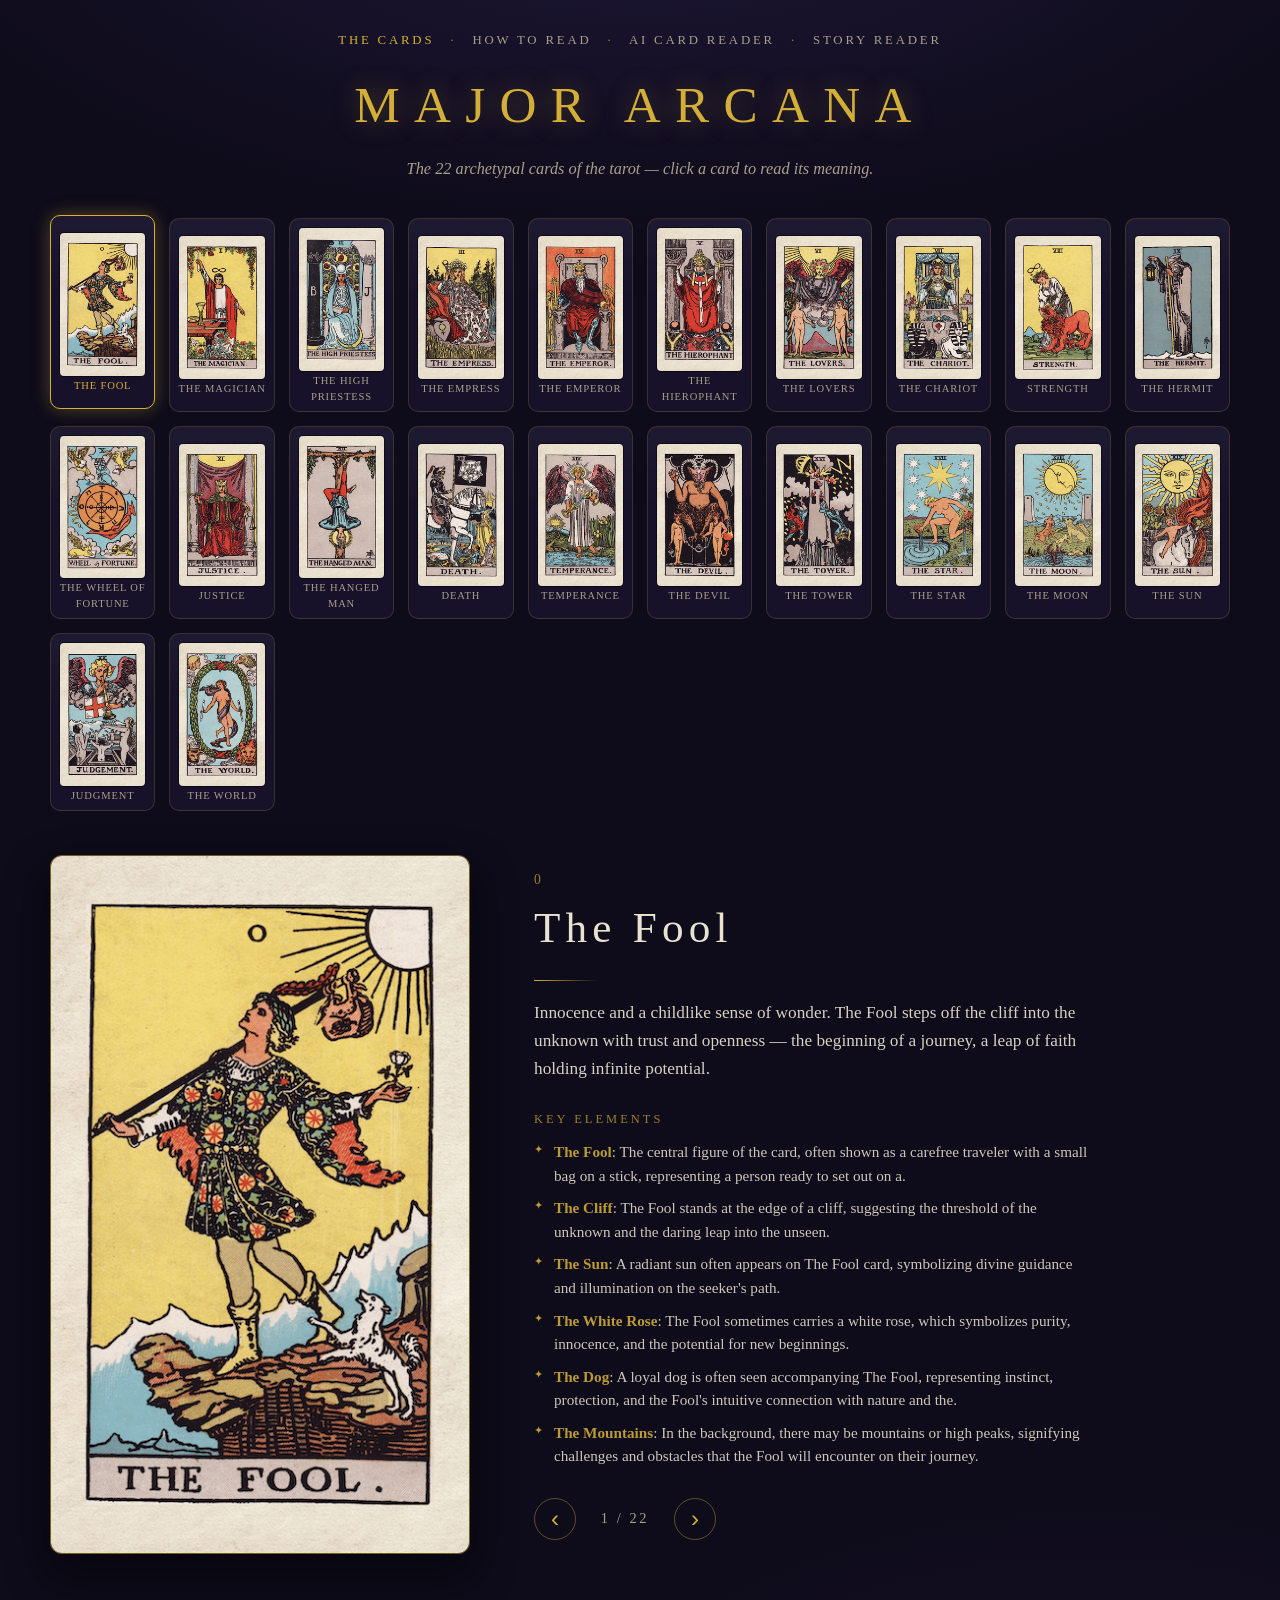
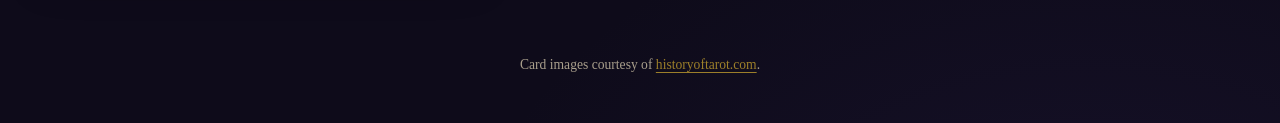
<file: index.html>
<!DOCTYPE html>
<html lang="en">
<head>
  <meta charset="UTF-8">
  <meta name="viewport" content="width=device-width, initial-scale=1.0">
  <title>Major Arcana — The 22 Archetypal Cards</title>
  <meta name="description" content="Browse the 22 Major Arcana tarot cards. Click a card to see its image and a short description of its core meaning.">
  <link rel="icon" href="data:image/svg+xml,%3Csvg xmlns='http://www.w3.org/2000/svg' viewBox='0 0 32 32'%3E%3Crect width='32' height='32' rx='6' fill='%230e0b1a'/%3E%3Cpath d='M16 5l2.2 6.4 6.8.4-5.4 4.2 1.9 6.6-5.5-3.8-5.5 3.8 1.9-6.6-5.4-4.2 6.8-.4z' fill='%23d4af37'/%3E%3C/svg%3E">
  <link rel="stylesheet" href="css/style.css?v=2">
</head>
<body>
  <header class="site-header">
    <nav class="page-nav">
      <a href="index.html" class="here" aria-current="page">The Cards</a>
      <span class="nav-sep" aria-hidden="true">&middot;</span>
      <a href="how-to-read.html">How to Read</a>
      <span class="nav-sep" aria-hidden="true">&middot;</span>
      <a href="ai-reader.html">AI Card Reader</a>
      <span class="nav-sep" aria-hidden="true">&middot;</span>
      <a href="story-reader.html">Story Reader</a>
    </nav>
    <h1>Major Arcana</h1>
    <p class="tagline">The 22 archetypal cards of the tarot &mdash; click a card to read its meaning.</p>
  </header>

  <main>
    <!-- Visual navigator: all 22 cards as small tiles -->
    <nav class="strip" id="strip" aria-label="Major Arcana cards"></nav>

    <!-- Detail view: large image left, meaning right -->
    <section class="detail" id="detail" aria-live="polite">
      <figure class="card-figure">
        <img id="card-img" src="" alt="">
      </figure>
      <article class="card-info">
        <p class="card-number" id="card-number"></p>
        <h2 class="card-name" id="card-name"></h2>
        <div class="rule" aria-hidden="true"></div>
        <p class="card-meaning" id="card-meaning"></p>
        <h3 class="elements-title">Key Elements</h3>
        <ul class="card-elements" id="card-elements"></ul>
        <div class="card-nav">
          <button id="prev-card" type="button" aria-label="Previous card">&#8249;</button>
          <span class="card-index" id="card-index"></span>
          <button id="next-card" type="button" aria-label="Next card">&#8250;</button>
        </div>
      </article>
    </section>
  </main>

  <footer class="site-footer">
    <p>Card images courtesy of <a href="https://www.historyoftarot.com/major-arcana/" target="_blank" rel="noopener">historyoftarot.com</a>.</p>
  </footer>

  <script src="js/cards-data.js"></script>
  <script src="js/app.js"></script>
</body>
</html>
</file>
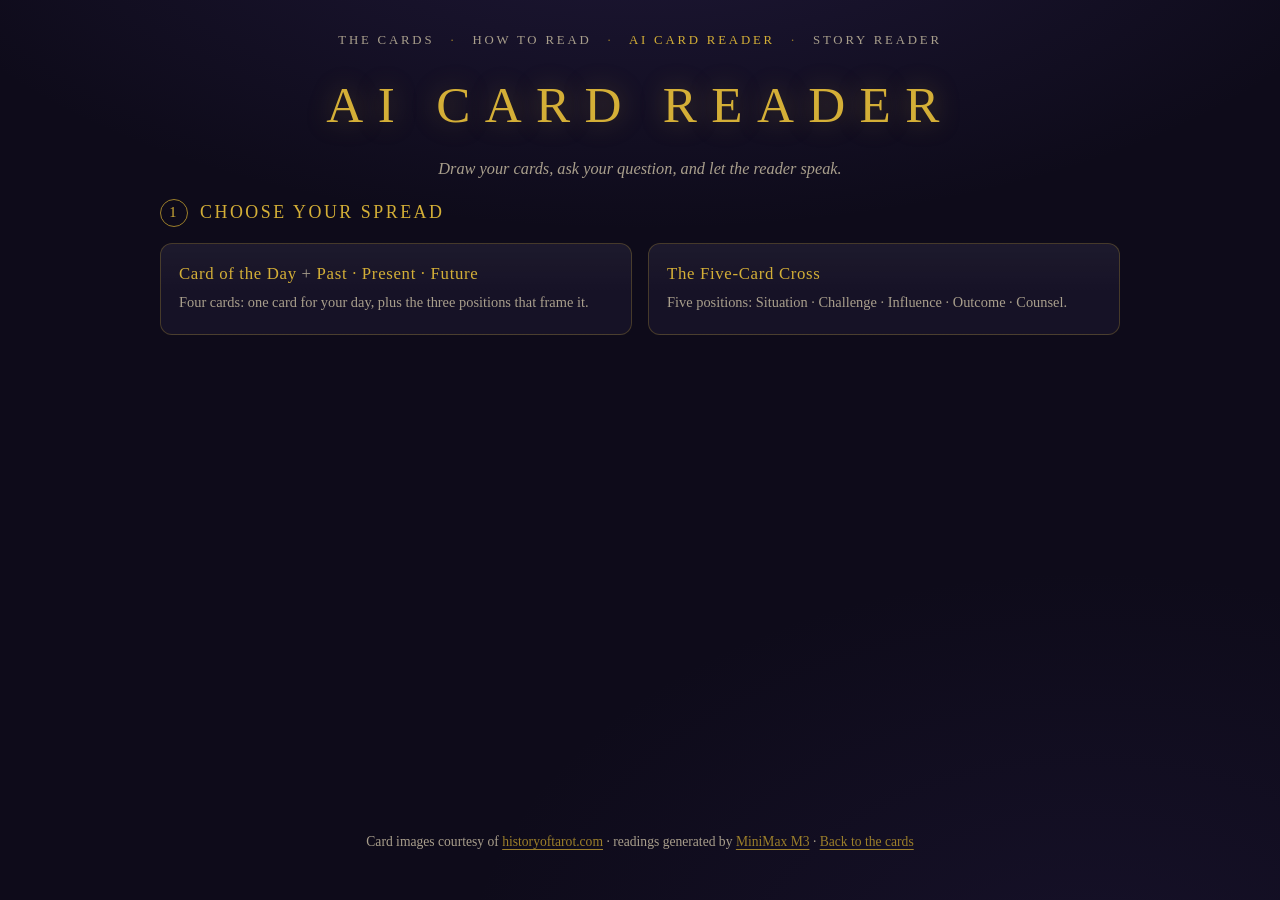
<file: ai-reader.html>
<!DOCTYPE html>
<html lang="en">
<head>
  <meta charset="UTF-8">
  <meta name="viewport" content="width=device-width, initial-scale=1.0">
  <title>AI Card Reader — Major Arcana</title>
  <meta name="description" content="Draw random Major Arcana cards and let an AI tarot reader (MiniMax M3) read them for you: card of the day, past-present-future, or the five-card cross.">
  <link rel="icon" href="data:image/svg+xml,%3Csvg xmlns='http://www.w3.org/2000/svg' viewBox='0 0 32 32'%3E%3Crect width='32' height='32' rx='6' fill='%230e0b1a'/%3E%3Cpath d='M16 5l2.2 6.4 6.8.4-5.4 4.2 1.9 6.6-5.5-3.8-5.5 3.8 1.9-6.6-5.4-4.2 6.8-.4z' fill='%23d4af37'/%3E%3C/svg%3E">
  <link rel="stylesheet" href="css/style.css?v=2">
</head>
<body>
  <header class="site-header">
    <nav class="page-nav">
      <a href="index.html">The Cards</a>
      <span class="nav-sep" aria-hidden="true">&middot;</span>
      <a href="how-to-read.html">How to Read</a>
      <span class="nav-sep" aria-hidden="true">&middot;</span>
      <a href="ai-reader.html" class="here" aria-current="page">AI Card Reader</a>
      <span class="nav-sep" aria-hidden="true">&middot;</span>
      <a href="story-reader.html">Story Reader</a>
    </nav>
    <h1>AI Card Reader</h1>
    <p class="tagline">Draw your cards, ask your question, and let the reader speak.</p>
  </header>

  <main class="reader">

    <!-- STEP 1 — choose a spread -->
    <section id="step-choose" class="reader-section">
      <h2 class="step-title"><span class="step-num">1</span> Choose your spread</h2>
      <div class="spread-options">
        <button type="button" class="spread-option" id="opt-13" data-spread="13">
          <span class="spread-name">Card of the Day <em>+</em> Past &middot; Present &middot; Future</span>
          <span class="spread-desc">Four cards: one card for your day, plus the three positions that frame it.</span>
        </button>
        <button type="button" class="spread-option" id="opt-5" data-spread="cross5">
          <span class="spread-name">The Five-Card Cross</span>
          <span class="spread-desc">Five positions: Situation &middot; Challenge &middot; Influence &middot; Outcome &middot; Counsel.</span>
        </button>
      </div>
    </section>

    <!-- STEP 2 — question + draw -->
    <section id="step-draw" class="reader-section" hidden>
      <h2 class="step-title"><span class="step-num">2</span> Set your intention</h2>
      <p class="reader-hint">Ask one question &mdash; or leave it empty for a general reading.</p>
      <div class="question-row">
        <input type="text" id="question" maxlength="300"
               placeholder="What do you want to understand? (optional)">
        <button type="button" id="btn-draw" class="btn-primary">&#10227; Shuffle &amp; Draw</button>
      </div>
      <p class="reader-hint small" id="draw-hint"></p>
    </section>

    <!-- The spread -->
    <section id="spread" class="reader-section" hidden>
      <div id="slots" class="slots"></div>
    </section>

    <!-- STEP 3 — read -->
    <section id="step-read" class="reader-section" hidden>
      <div class="read-row">
        <button type="button" id="btn-read" class="btn-primary">&#10024; Read my cards</button>
        <button type="button" id="btn-draw-again" class="btn-ghost">&#8635; Draw again</button>
      </div>
      <p class="reader-status" id="reader-status" role="status"></p>
    </section>

    <!-- The reading -->
    <section id="reading" class="reader-section" hidden>
      <h2 class="step-title plain">The Reading</h2>
      <p class="interp-status" id="interp-status" role="status" hidden></p>
      <div id="reading-body" class="reading-body" aria-live="polite"></div>
      <div class="followup-row">
        <input type="text" id="followup" maxlength="300" placeholder="Ask a follow-up question&hellip;">
        <button type="button" id="btn-followup" class="btn-ghost">Ask</button>
      </div>
    </section>

  </main>

  <footer class="site-footer">
    <p>Card images courtesy of <a href="https://www.historyoftarot.com/major-arcana/" target="_blank" rel="noopener">historyoftarot.com</a> &middot; readings generated by <a href="https://platform.minimax.io" target="_blank" rel="noopener">MiniMax M3</a> &middot; <a href="index.html">Back to the cards</a></p>
  </footer>

  <script src="js/cards-data.js"></script>
  <script src="js/reader.js"></script>
</body>
</html>
</file>
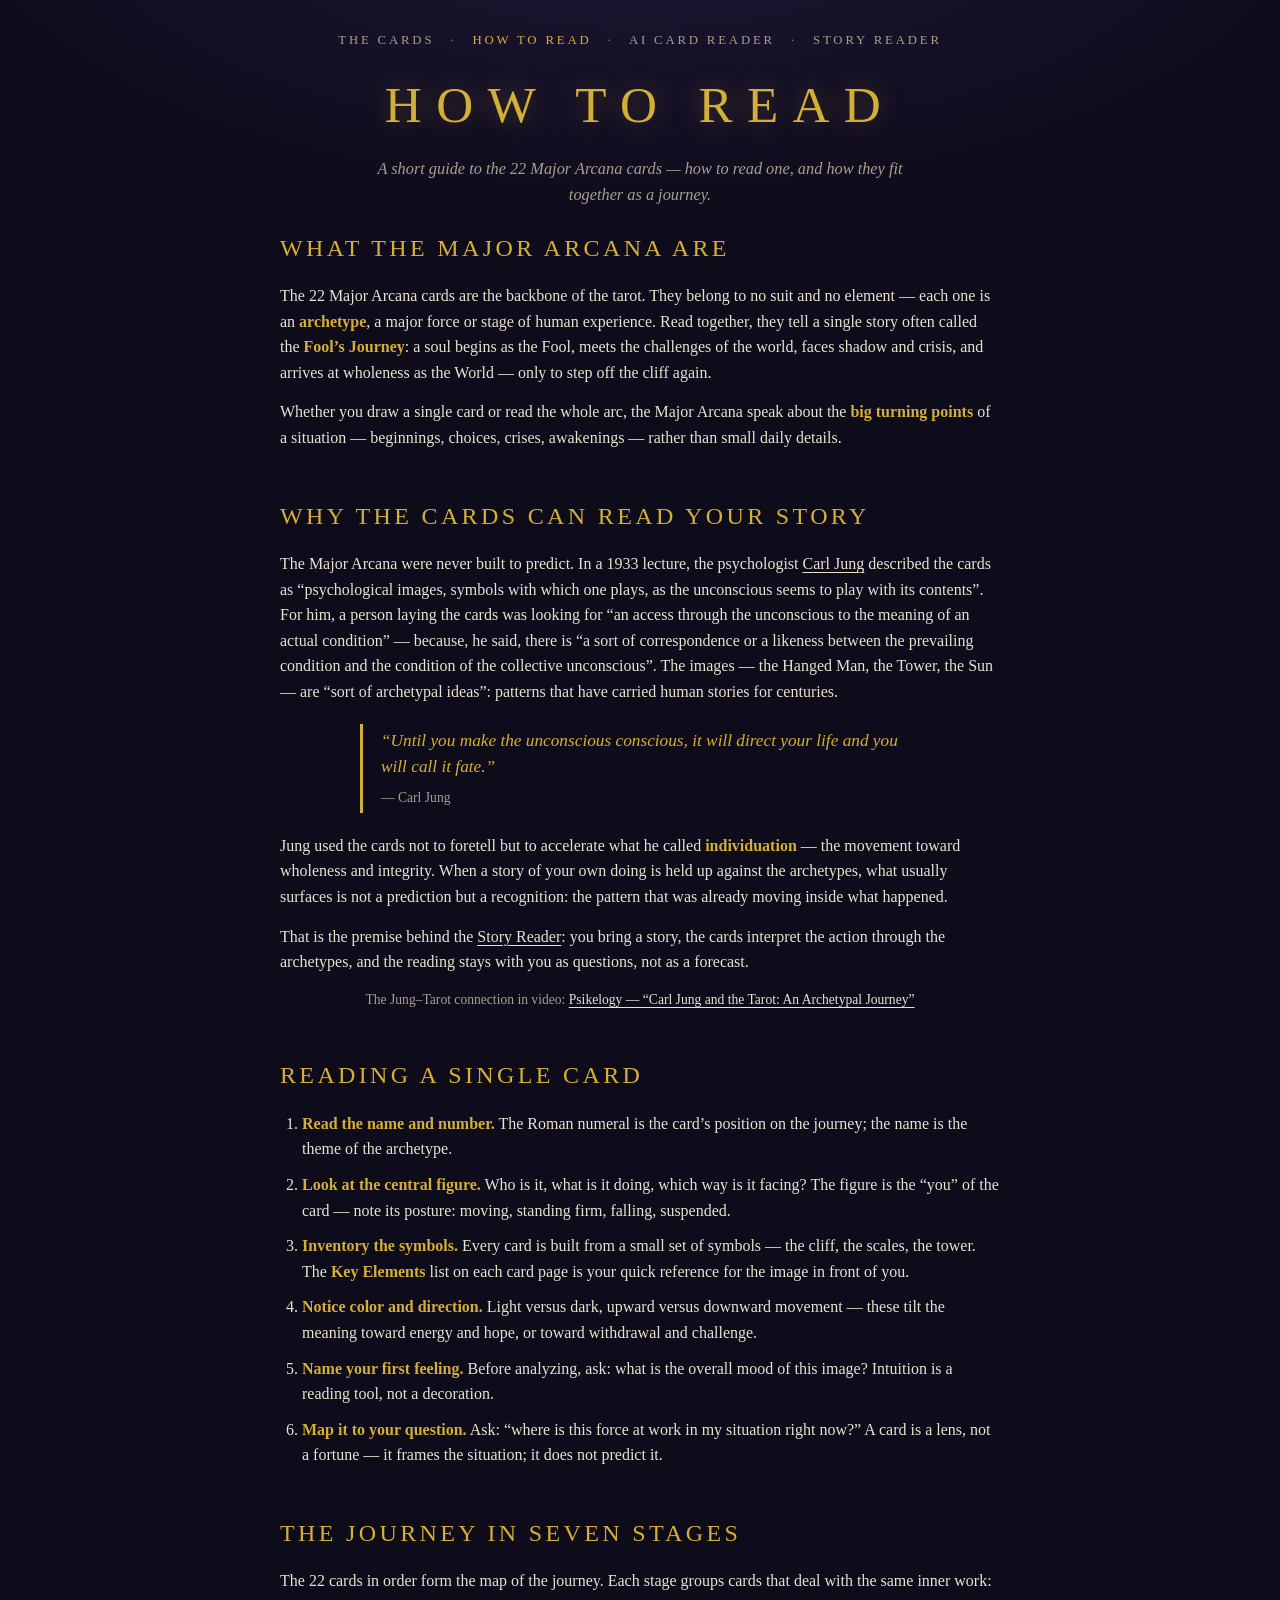
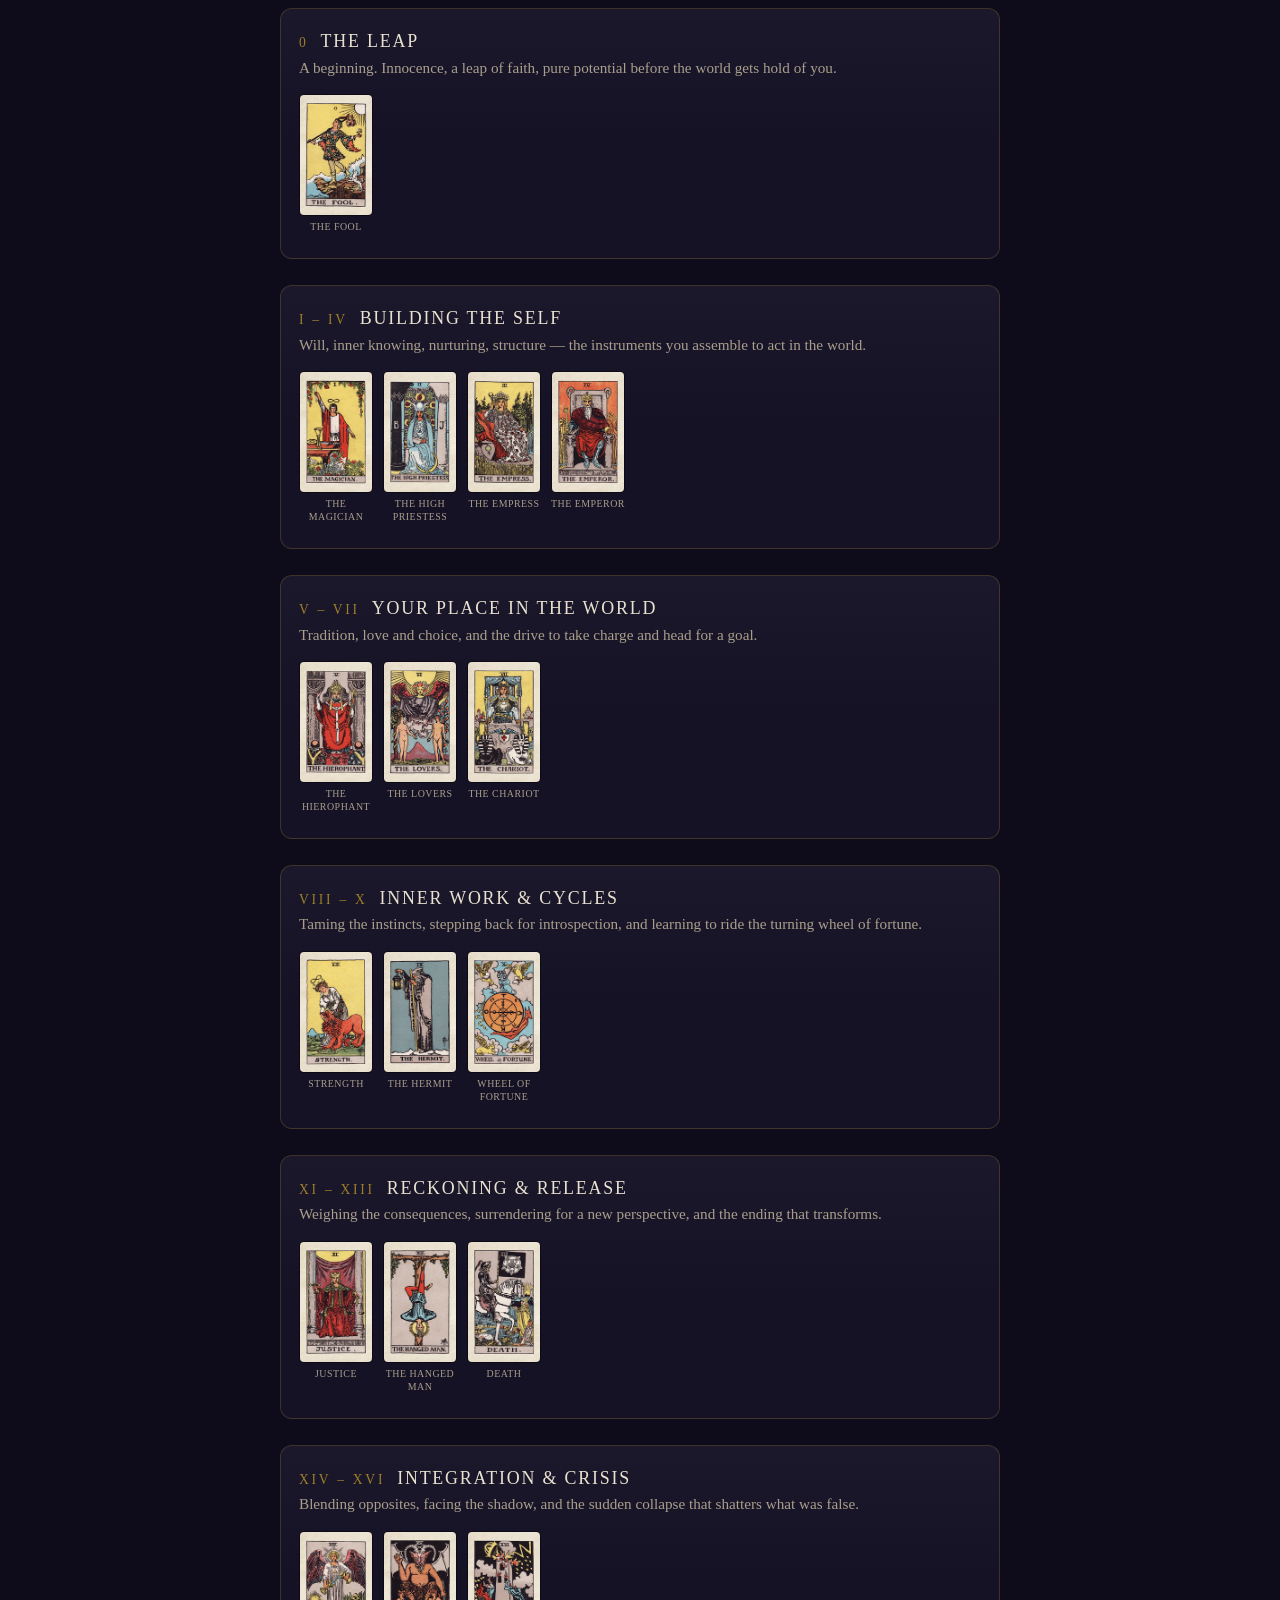
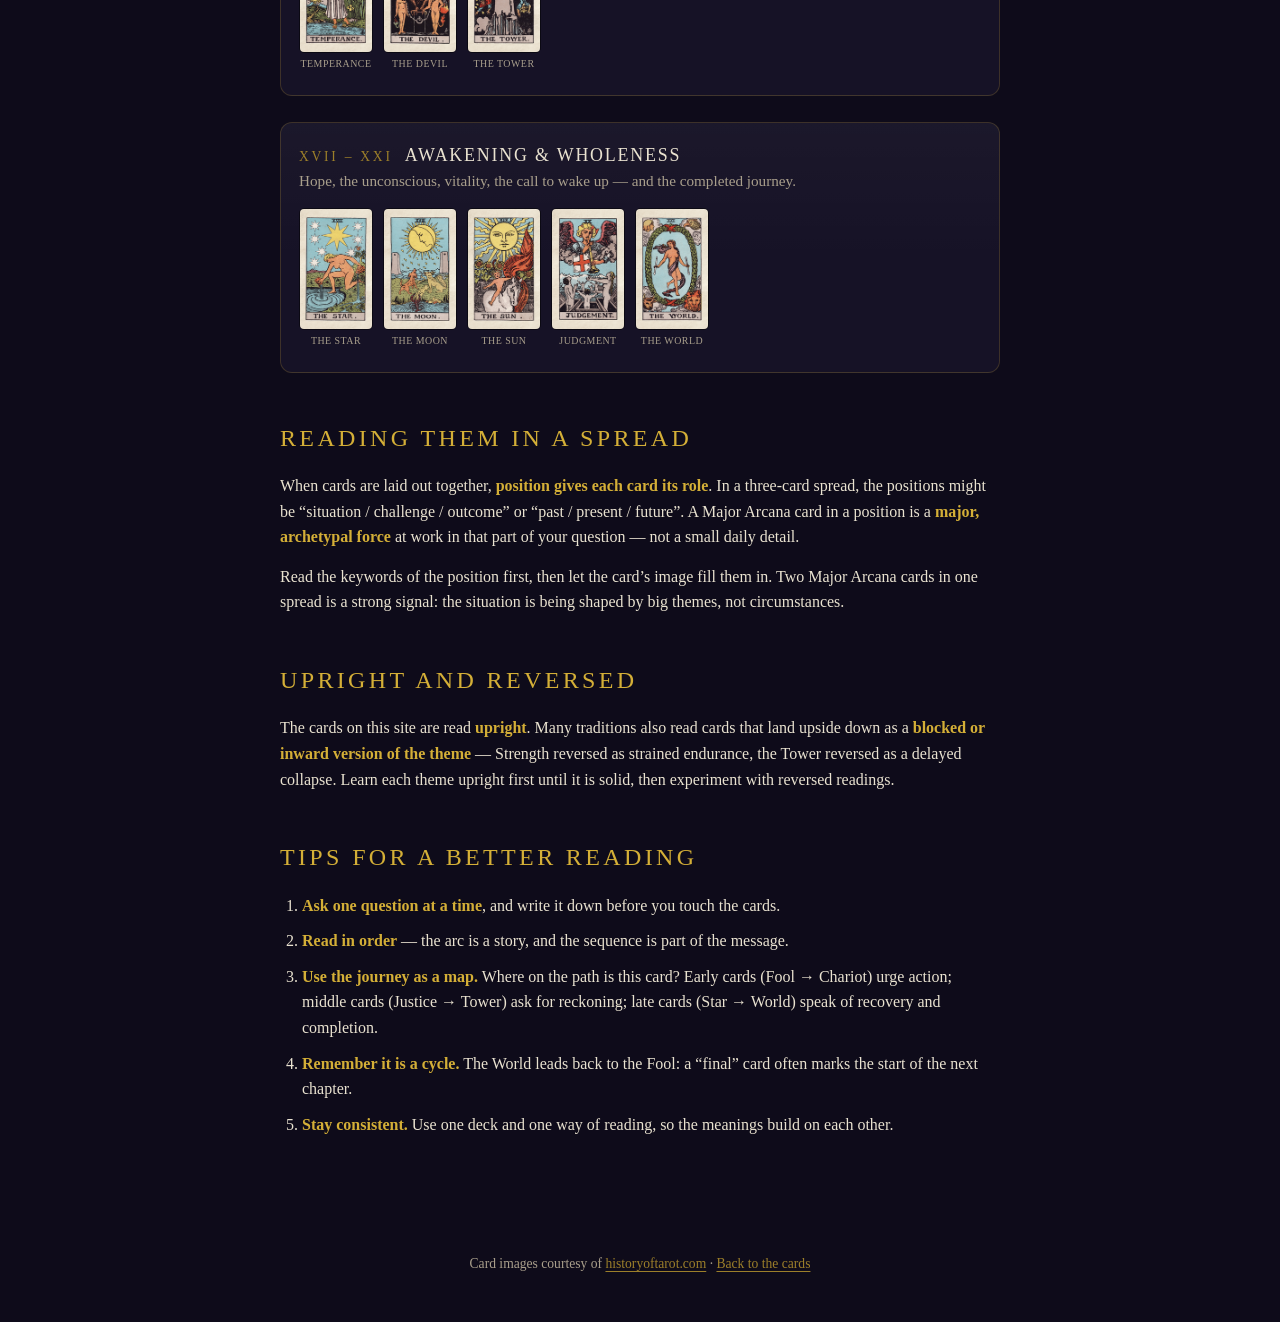
<file: how-to-read.html>
<!DOCTYPE html>
<html lang="en">
<head>
  <meta charset="UTF-8">
  <meta name="viewport" content="width=device-width, initial-scale=1.0">
  <title>How to Read — Major Arcana</title>
  <meta name="description" content="A short guide to reading the 22 Major Arcana cards: how to read a single card, the stages of the Fool's Journey, spreads, and tips.">
  <link rel="icon" href="data:image/svg+xml,%3Csvg xmlns='http://www.w3.org/2000/svg' viewBox='0 0 32 32'%3E%3Crect width='32' height='32' rx='6' fill='%230e0b1a'/%3E%3Cpath d='M16 5l2.2 6.4 6.8.4-5.4 4.2 1.9 6.6-5.5-3.8-5.5 3.8 1.9-6.6-5.4-4.2 6.8-.4z' fill='%23d4af37'/%3E%3C/svg%3E">
  <link rel="stylesheet" href="css/style.css?v=2">
</head>
<body>
  <header class="site-header">
    <nav class="page-nav">
      <a href="index.html">The Cards</a>
      <span class="nav-sep" aria-hidden="true">&middot;</span>
      <a href="how-to-read.html" class="here" aria-current="page">How to Read</a>
      <span class="nav-sep" aria-hidden="true">&middot;</span>
      <a href="ai-reader.html">AI Card Reader</a>
      <span class="nav-sep" aria-hidden="true">&middot;</span>
      <a href="story-reader.html">Story Reader</a>
    </nav>
    <h1>How to Read</h1>
    <p class="tagline">A short guide to the 22 Major Arcana cards &mdash; how to read one, and how they fit together as a journey.</p>
  </header>

  <main class="guide">

    <section>
      <h2>What the Major Arcana are</h2>
      <p>The 22 Major Arcana cards are the backbone of the tarot. They belong to no suit and no element &mdash; each one is an <b>archetype</b>, a major force or stage of human experience. Read together, they tell a single story often called the <b>Fool&rsquo;s Journey</b>: a soul begins as the Fool, meets the challenges of the world, faces shadow and crisis, and arrives at wholeness as the World &mdash; only to step off the cliff again.</p>
      <p>Whether you draw a single card or read the whole arc, the Major Arcana speak about the <b>big turning points</b> of a situation &mdash; beginnings, choices, crises, awakenings &mdash; rather than small daily details.</p>
    </section>

    <section id="why">
      <h2>Why the cards can read your story</h2>
      <p>The Major Arcana were never built to predict. In a 1933 lecture, the psychologist <a href="https://en.wikipedia.org/wiki/Carl_Jung" target="_blank" rel="noopener">Carl Jung</a> described the cards as &ldquo;psychological images, symbols with which one plays, as the unconscious seems to play with its contents&rdquo;. For him, a person laying the cards was looking for &ldquo;an access through the unconscious to the meaning of an actual condition&rdquo; &mdash; because, he said, there is &ldquo;a sort of correspondence or a likeness between the prevailing condition and the condition of the collective unconscious&rdquo;. The images &mdash; the Hanged Man, the Tower, the Sun &mdash; are &ldquo;sort of archetypal ideas&rdquo;: patterns that have carried human stories for centuries.</p>
      <blockquote class="quote">&ldquo;Until you make the unconscious conscious, it will direct your life and you will call it fate.&rdquo;<span class="cite">&mdash; Carl Jung</span></blockquote>
      <p>Jung used the cards not to foretell but to accelerate what he called <b>individuation</b> &mdash; the movement toward wholeness and integrity. When a story of your own doing is held up against the archetypes, what usually surfaces is not a prediction but a recognition: the pattern that was already moving inside what happened.</p>
      <p>That is the premise behind the <a href="story-reader.html">Story Reader</a>: you bring a story, the cards interpret the action through the archetypes, and the reading stays with you as questions, not as a forecast.</p>
      <p class="source-link">The Jung&ndash;Tarot connection in video: <a href="https://www.youtube.com/watch?v=hgkvaGFg46o" target="_blank" rel="noopener">Psikelogy &mdash; &ldquo;Carl Jung and the Tarot: An Archetypal Journey&rdquo;</a></p>
    </section>

    <section>
      <h2>Reading a single card</h2>
      <ol>
        <li><b>Read the name and number.</b> The Roman numeral is the card&rsquo;s position on the journey; the name is the theme of the archetype.</li>
        <li><b>Look at the central figure.</b> Who is it, what is it doing, which way is it facing? The figure is the &ldquo;you&rdquo; of the card &mdash; note its posture: moving, standing firm, falling, suspended.</li>
        <li><b>Inventory the symbols.</b> Every card is built from a small set of symbols &mdash; the cliff, the scales, the tower. The <b>Key Elements</b> list on each card page is your quick reference for the image in front of you.</li>
        <li><b>Notice color and direction.</b> Light versus dark, upward versus downward movement &mdash; these tilt the meaning toward energy and hope, or toward withdrawal and challenge.</li>
        <li><b>Name your first feeling.</b> Before analyzing, ask: what is the overall mood of this image? Intuition is a reading tool, not a decoration.</li>
        <li><b>Map it to your question.</b> Ask: &ldquo;where is this force at work in my situation right now?&rdquo; A card is a lens, not a fortune &mdash; it frames the situation; it does not predict it.</li>
      </ol>
    </section>

    <section>
      <h2>The journey in seven stages</h2>
      <p>The 22 cards in order form the map of the journey. Each stage groups cards that deal with the same inner work:</p>

      <div class="stage">
        <div class="stage-head"><span class="stage-num">0</span><h3>The Leap</h3></div>
        <p class="stage-desc">A beginning. Innocence, a leap of faith, pure potential before the world gets hold of you.</p>
        <div class="stage-cards">
          <div class="stage-card"><img src="images/thumb/00-the-fool.png" alt="The Fool"><span>The Fool</span></div>
        </div>
      </div>

      <div class="stage">
        <div class="stage-head"><span class="stage-num">I &ndash; IV</span><h3>Building the Self</h3></div>
        <p class="stage-desc">Will, inner knowing, nurturing, structure &mdash; the instruments you assemble to act in the world.</p>
        <div class="stage-cards">
          <div class="stage-card"><img src="images/thumb/01-the-magician.png" alt="The Magician"><span>The Magician</span></div>
          <div class="stage-card"><img src="images/thumb/02-the-high-priestess.png" alt="The High Priestess"><span>The High Priestess</span></div>
          <div class="stage-card"><img src="images/thumb/03-the-empress.png" alt="The Empress"><span>The Empress</span></div>
          <div class="stage-card"><img src="images/thumb/04-the-emperor.png" alt="The Emperor"><span>The Emperor</span></div>
        </div>
      </div>

      <div class="stage">
        <div class="stage-head"><span class="stage-num">V &ndash; VII</span><h3>Your Place in the World</h3></div>
        <p class="stage-desc">Tradition, love and choice, and the drive to take charge and head for a goal.</p>
        <div class="stage-cards">
          <div class="stage-card"><img src="images/thumb/05-the-hierophant.png" alt="The Hierophant"><span>The Hierophant</span></div>
          <div class="stage-card"><img src="images/thumb/06-the-lovers.png" alt="The Lovers"><span>The Lovers</span></div>
          <div class="stage-card"><img src="images/thumb/07-the-chariot.png" alt="The Chariot"><span>The Chariot</span></div>
        </div>
      </div>

      <div class="stage">
        <div class="stage-head"><span class="stage-num">VIII &ndash; X</span><h3>Inner Work &amp; Cycles</h3></div>
        <p class="stage-desc">Taming the instincts, stepping back for introspection, and learning to ride the turning wheel of fortune.</p>
        <div class="stage-cards">
          <div class="stage-card"><img src="images/thumb/08-strength.png" alt="Strength"><span>Strength</span></div>
          <div class="stage-card"><img src="images/thumb/09-the-hermit.png" alt="The Hermit"><span>The Hermit</span></div>
          <div class="stage-card"><img src="images/thumb/10-the-wheel-of-fortune.png" alt="The Wheel of Fortune"><span>Wheel of Fortune</span></div>
        </div>
      </div>

      <div class="stage">
        <div class="stage-head"><span class="stage-num">XI &ndash; XIII</span><h3>Reckoning &amp; Release</h3></div>
        <p class="stage-desc">Weighing the consequences, surrendering for a new perspective, and the ending that transforms.</p>
        <div class="stage-cards">
          <div class="stage-card"><img src="images/thumb/11-justice.png" alt="Justice"><span>Justice</span></div>
          <div class="stage-card"><img src="images/thumb/12-the-hanged-man.png" alt="The Hanged Man"><span>The Hanged Man</span></div>
          <div class="stage-card"><img src="images/thumb/13-death.png" alt="Death"><span>Death</span></div>
        </div>
      </div>

      <div class="stage">
        <div class="stage-head"><span class="stage-num">XIV &ndash; XVI</span><h3>Integration &amp; Crisis</h3></div>
        <p class="stage-desc">Blending opposites, facing the shadow, and the sudden collapse that shatters what was false.</p>
        <div class="stage-cards">
          <div class="stage-card"><img src="images/thumb/14-temperance.png" alt="Temperance"><span>Temperance</span></div>
          <div class="stage-card"><img src="images/thumb/15-the-devil.png" alt="The Devil"><span>The Devil</span></div>
          <div class="stage-card"><img src="images/thumb/16-the-tower.png" alt="The Tower"><span>The Tower</span></div>
        </div>
      </div>

      <div class="stage">
        <div class="stage-head"><span class="stage-num">XVII &ndash; XXI</span><h3>Awakening &amp; Wholeness</h3></div>
        <p class="stage-desc">Hope, the unconscious, vitality, the call to wake up &mdash; and the completed journey.</p>
        <div class="stage-cards">
          <div class="stage-card"><img src="images/thumb/17-the-star.png" alt="The Star"><span>The Star</span></div>
          <div class="stage-card"><img src="images/thumb/18-the-moon.png" alt="The Moon"><span>The Moon</span></div>
          <div class="stage-card"><img src="images/thumb/19-the-sun.png" alt="The Sun"><span>The Sun</span></div>
          <div class="stage-card"><img src="images/thumb/20-judgment.png" alt="Judgment"><span>Judgment</span></div>
          <div class="stage-card"><img src="images/thumb/21-the-world.png" alt="The World"><span>The World</span></div>
        </div>
      </div>
    </section>

    <section>
      <h2>Reading them in a spread</h2>
      <p>When cards are laid out together, <b>position gives each card its role</b>. In a three-card spread, the positions might be &ldquo;situation / challenge / outcome&rdquo; or &ldquo;past / present / future&rdquo;. A Major Arcana card in a position is a <b>major, archetypal force</b> at work in that part of your question &mdash; not a small daily detail.</p>
      <p>Read the keywords of the position first, then let the card&rsquo;s image fill them in. Two Major Arcana cards in one spread is a strong signal: the situation is being shaped by big themes, not circumstances.</p>
    </section>

    <section>
      <h2>Upright and reversed</h2>
      <p>The cards on this site are read <b>upright</b>. Many traditions also read cards that land upside down as a <b>blocked or inward version of the theme</b> &mdash; Strength reversed as strained endurance, the Tower reversed as a delayed collapse. Learn each theme upright first until it is solid, then experiment with reversed readings.</p>
    </section>

    <section>
      <h2>Tips for a better reading</h2>
      <ol>
        <li><b>Ask one question at a time</b>, and write it down before you touch the cards.</li>
        <li><b>Read in order</b> &mdash; the arc is a story, and the sequence is part of the message.</li>
        <li><b>Use the journey as a map.</b> Where on the path is this card? Early cards (Fool &rarr; Chariot) urge action; middle cards (Justice &rarr; Tower) ask for reckoning; late cards (Star &rarr; World) speak of recovery and completion.</li>
        <li><b>Remember it is a cycle.</b> The World leads back to the Fool: a &ldquo;final&rdquo; card often marks the start of the next chapter.</li>
        <li><b>Stay consistent.</b> Use one deck and one way of reading, so the meanings build on each other.</li>
      </ol>
    </section>

  </main>

  <footer class="site-footer">
    <p>Card images courtesy of <a href="https://www.historyoftarot.com/major-arcana/" target="_blank" rel="noopener">historyoftarot.com</a> &middot; <a href="index.html">Back to the cards</a></p>
  </footer>

</body>
</html>
</file>
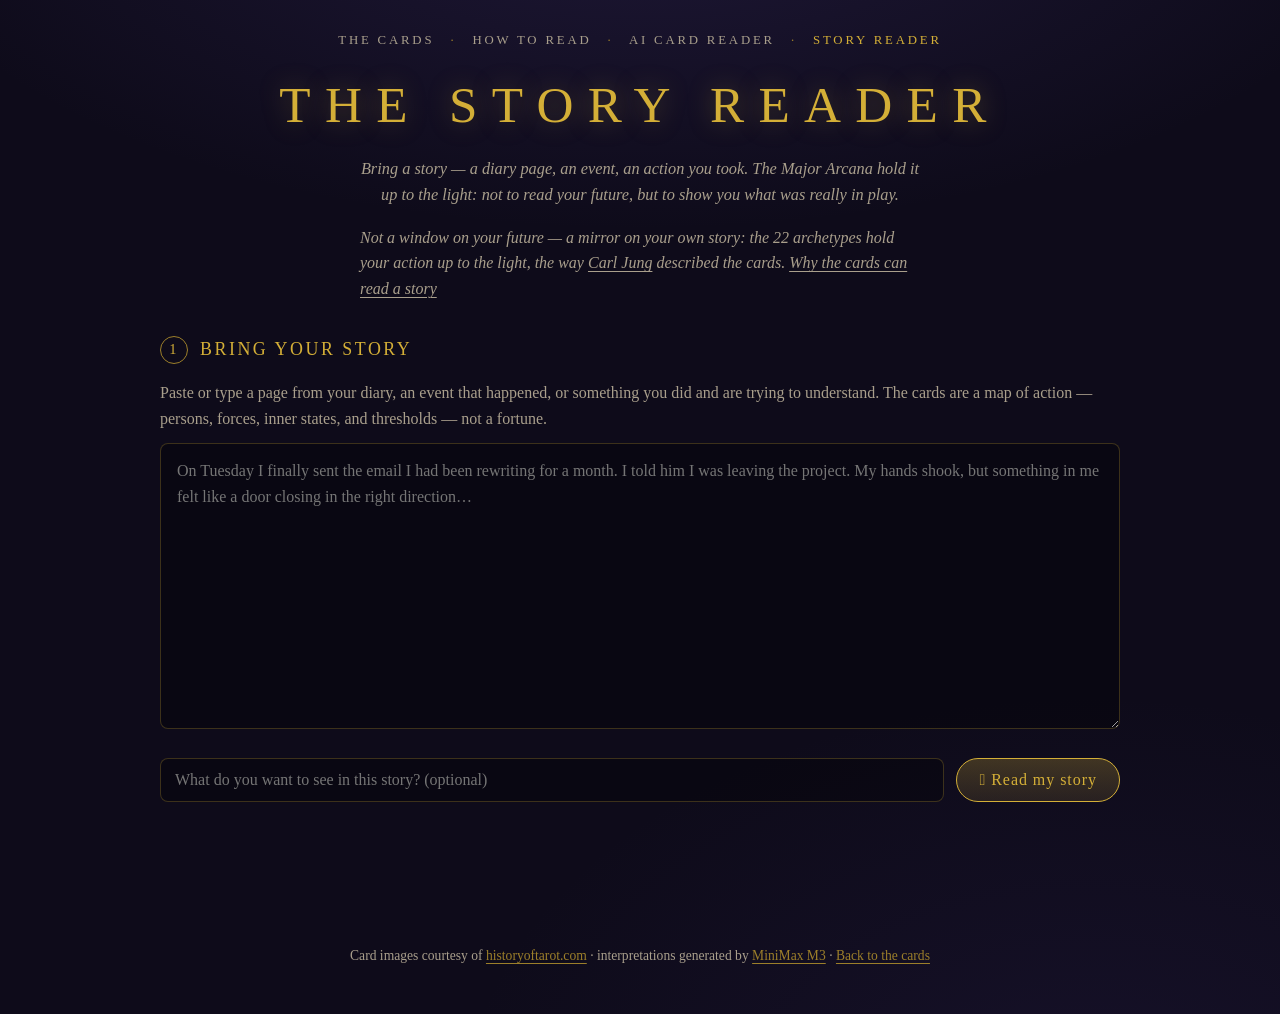
<file: story-reader.html>
<!DOCTYPE html>
<html lang="en">
<head>
  <meta charset="UTF-8">
  <meta name="viewport" content="width=device-width, initial-scale=1.0">
  <title>Story Reader — Major Arcana</title>
  <meta name="description" content="Bring a story — a diary page, an event, an action you took — and let the 22 Major Arcana interpret it. The cards as a map of your action, not a reading of your future.">
  <link rel="icon" href="data:image/svg+xml,%3Csvg xmlns='http://www.w3.org/2000/svg' viewBox='0 0 32 32'%3E%3Crect width='32' height='32' rx='6' fill='%230e0b1a'/%3E%3Cpath d='M16 5l2.2 6.4 6.8.4-5.4 4.2 1.9 6.6-5.5-3.8-5.5 3.8 1.9-6.6-5.4-4.2 6.8-.4z' fill='%23d4af37'/%3E%3C/svg%3E">
  <link rel="stylesheet" href="css/style.css?v=2">
</head>
<body>
  <header class="site-header">
    <nav class="page-nav">
      <a href="index.html">The Cards</a>
      <span class="nav-sep" aria-hidden="true">&middot;</span>
      <a href="how-to-read.html">How to Read</a>
      <span class="nav-sep" aria-hidden="true">&middot;</span>
      <a href="ai-reader.html">AI Card Reader</a>
      <span class="nav-sep" aria-hidden="true">&middot;</span>
      <a href="story-reader.html" class="here" aria-current="page">Story Reader</a>
    </nav>
    <h1>The Story Reader</h1>
    <p class="tagline">Bring a story &mdash; a diary page, an event, an action you took. The Major Arcana hold it up to the light: not to read your future, but to show you what was really in play.</p>
  </header>

  <main class="reader">

    <!-- One-line frame; the full Jung context lives in How to Read -->
    <section class="reader-section opener">
      <p>Not a window on your future &mdash; a mirror on your own story: the 22 archetypes hold your action up to the light, the way <a href="https://en.wikipedia.org/wiki/Carl_Jung" target="_blank" rel="noopener">Carl Jung</a> described the cards. <a href="how-to-read.html#why">Why the cards can read a story</a></p>
    </section>

    <!-- STEP 1 — bring your story -->
    <section id="step-write" class="reader-section">
      <h2 class="step-title"><span class="step-num">1</span> Bring your story</h2>
      <p class="reader-hint">Paste or type a page from your diary, an event that happened, or something you did and are trying to understand. The cards are a map of action &mdash; persons, forces, inner states, and thresholds &mdash; not a fortune.</p>
      <textarea id="story" rows="10" maxlength="5000"
        placeholder="On Tuesday I finally sent the email I had been rewriting for a month. I told him I was leaving the project. My hands shook, but something in me felt like a door closing in the right direction…"></textarea>
      <p class="reader-hint small char-count" id="story-count"></p>
      <div class="question-row">
        <input type="text" id="focus" maxlength="300"
               placeholder="What do you want to see in this story? (optional)">
        <button type="button" id="btn-read-story" class="btn-primary">&#130313; Read my story</button>
      </div>
      <p class="reader-status" id="reader-status" role="status"></p>
    </section>

    <!-- The archetypes that lit up -->
    <section id="cards" class="reader-section" hidden>
      <h2 class="step-title plain">What lit up in your story</h2>
      <div id="slots" class="slots"></div>
    </section>

    <!-- The interpretation -->
    <section id="reading" class="reader-section" hidden>
      <h2 class="step-title plain">The Interpretation</h2>
      <p class="interp-status" id="interp-status" role="status" hidden></p>
      <div id="reading-body" class="reading-body" aria-live="polite"></div>
      <div class="followup-row">
        <input type="text" id="followup" maxlength="300" placeholder="Ask for a closer look at one card or one moment…">
        <button type="button" id="btn-followup" class="btn-ghost">Ask</button>
      </div>
      <p class="reader-hint small mirror-note">A mirror, not a fortune. This is a space for reflection, not therapy &mdash; if the story carries heavy ground, talk with someone you trust.</p>
    </section>

  </main>

  <footer class="site-footer">
    <p>Card images courtesy of <a href="https://www.historyoftarot.com/major-arcana/" target="_blank" rel="noopener">historyoftarot.com</a> &middot; interpretations generated by <a href="https://platform.minimax.io" target="_blank" rel="noopener">MiniMax M3</a> &middot; <a href="index.html">Back to the cards</a></p>
  </footer>

  <script src="js/cards-data.js"></script>
  <script src="js/story-reader.js"></script>
</body>
</html>
</file>
<file: css/style.css>
/* ============================================================
   Major Arcana — dark, mystical single-page gallery
   ============================================================ */

:root {
  --bg: #0e0b1a;
  --bg-soft: #161226;
  --bg-tile: #17122a;
  --gold: #d4af37;
  --gold-soft: #9c7f2a;
  --ink: #e9e2d0;
  --ink-dim: #a99f8c;
  --frame: rgba(212, 175, 55, 0.55);
  --shadow: 0 18px 40px rgba(0, 0, 0, 0.55);
  --serif: "Palatino Linotype", Palatino, "Iowan Old Style", Georgia, "Times New Roman", serif;
  --transition: 0.22s ease;
}

* { box-sizing: border-box; }

html { scroll-behavior: smooth; }

/* ---------- links ----------
   Body links: normal text color + underline (no blue, no purple).
   Specific areas (nav, footer) keep their own color rules. */
a {
  color: var(--ink);
  text-decoration: underline;
  text-underline-offset: 3px;
  text-decoration-thickness: 1px;
}

a:visited {
  color: var(--ink);
}

a:hover {
  color: var(--gold);
}

body {
  margin: 0;
  min-height: 100vh;
  background:
    radial-gradient(1100px 500px at 50% -120px, rgba(90, 70, 160, 0.22), transparent 70%),
    radial-gradient(900px 600px at 85% 110%, rgba(60, 45, 110, 0.18), transparent 70%),
    var(--bg);
  color: var(--ink);
  font-family: var(--serif);
  line-height: 1.6;
  display: flex;
  flex-direction: column;
}

/* ---------- header ---------- */

.site-header {
  text-align: center;
  padding: 30px 20px 10px;
}

.page-nav {
  margin-bottom: 14px;
  font-size: 0.8rem;
  letter-spacing: 0.22em;
  text-transform: uppercase;
}

.page-nav a {
  color: var(--ink-dim);
  text-decoration: none;
  transition: color var(--transition);
}

.page-nav a:hover,
.page-nav a.here {
  color: var(--gold);
}

.page-nav .nav-sep {
  color: var(--gold-soft);
  margin: 0 10px;
}

.site-header h1 {
  margin: 0;
  font-size: clamp(2.1rem, 5vw, 3.2rem);
  font-weight: 400;
  letter-spacing: 0.28em;
  text-transform: uppercase;
  color: var(--gold);
  text-shadow: 0 0 26px rgba(212, 175, 55, 0.35);
}

.tagline {
  margin: 10px auto 0;
  max-width: 560px;
  color: var(--ink-dim);
  font-style: italic;
  font-size: 1.02rem;
}

main {
  width: min(1180px, 100% - 40px);
  margin: 0 auto;
  flex: 1;
}

/* ---------- navigator strip ---------- */

.strip {
  display: grid;
  grid-template-columns: repeat(auto-fill, minmax(96px, 1fr));
  gap: 14px;
  padding: 26px 0 34px;
}

.tile {
  appearance: none;
  border: 1px solid rgba(212, 175, 55, 0.18);
  border-radius: 10px;
  background: linear-gradient(180deg, rgba(255, 255, 255, 0.03), transparent 40%), var(--bg-tile);
  padding: 8px 8px 7px;
  cursor: pointer;
  font-family: inherit;
  color: var(--ink-dim);
  transition: border-color var(--transition), transform var(--transition), box-shadow var(--transition);
}

.tile img {
  display: block;
  width: 100%;
  height: auto;
  border-radius: 5px;
  border: 1px solid rgba(0, 0, 0, 0.5);
}

.tile .tile-name {
  margin-top: 6px;
  font-size: 0.66rem;
  letter-spacing: 0.08em;
  text-transform: uppercase;
  line-height: 1.3;
  text-align: center;
}

.tile:hover {
  border-color: var(--gold-soft);
  transform: translateY(-3px);
}

.tile:focus-visible {
  outline: 2px solid var(--gold);
  outline-offset: 2px;
}

.tile.active {
  border-color: var(--gold);
  box-shadow: 0 0 18px rgba(212, 175, 55, 0.35);
  transform: translateY(-3px);
}

.tile.active .tile-name { color: var(--gold); }

/* ---------- detail view ---------- */

.detail {
  display: grid;
  grid-template-columns: minmax(300px, 420px) 1fr;
  gap: clamp(28px, 5vw, 64px);
  align-items: center;
  padding: 10px 0 60px;
  scroll-margin-top: 18px;
  transition: opacity var(--transition), transform var(--transition);
}

.detail.fading {
  opacity: 0;
  transform: translateY(10px);
}

.card-figure {
  margin: 0;
}

.card-figure img {
  display: block;
  width: 100%;
  height: auto;
  border: 1px solid var(--frame);
  border-radius: 12px;
  box-shadow: var(--shadow);
  background: #000;
}

.card-info { max-width: 560px; }

.card-number {
  margin: 0 0 2px;
  color: var(--gold-soft);
  letter-spacing: 0.3em;
  font-size: 0.85rem;
  text-transform: uppercase;
}

.card-name {
  margin: 0;
  font-size: clamp(1.9rem, 3.6vw, 2.7rem);
  font-weight: 400;
  letter-spacing: 0.12em;
  color: var(--ink);
}

.rule {
  width: 64px;
  height: 1px;
  margin: 18px 0;
  background: linear-gradient(90deg, var(--gold), transparent);
}

.card-meaning {
  margin: 0;
  font-size: 1.08rem;
  color: var(--ink);
  opacity: 0.92;
}

.elements-title {
  margin: 28px 0 10px;
  font-size: 0.78rem;
  font-weight: 400;
  letter-spacing: 0.24em;
  text-transform: uppercase;
  color: var(--gold-soft);
}

.card-elements {
  list-style: none;
  margin: 0;
  padding: 0;
  display: grid;
  gap: 9px;
}

.card-elements li {
  position: relative;
  padding-left: 20px;
  font-size: 0.95rem;
  line-height: 1.55;
  color: var(--ink);
  opacity: 0.88;
}

.card-elements li::before {
  content: "\2726"; /* ✦ */
  position: absolute;
  left: 0;
  top: 0.1em;
  color: var(--gold);
  font-size: 0.72em;
}

.card-elements b {
  color: var(--gold);
  font-weight: 600;
}

.card-nav {
  margin-top: 30px;
  display: flex;
  align-items: center;
  gap: 14px;
}

.card-nav button {
  appearance: none;
  width: 42px;
  height: 42px;
  border-radius: 50%;
  border: 1px solid rgba(212, 175, 55, 0.4);
  background: transparent;
  color: var(--gold);
  font-size: 1.5rem;
  line-height: 1;
  cursor: pointer;
  transition: background var(--transition), border-color var(--transition);
}

.card-nav button:hover {
  background: rgba(212, 175, 55, 0.12);
  border-color: var(--gold);
}

.card-nav button:focus-visible {
  outline: 2px solid var(--gold);
  outline-offset: 2px;
}

.card-index {
  min-width: 70px;
  text-align: center;
  color: var(--ink-dim);
  letter-spacing: 0.18em;
  font-size: 0.9rem;
}

/* ---------- how-to-read page ---------- */

.guide {
  max-width: 760px;
  margin: 0 auto;
  padding: 10px 20px 30px;
}

.guide section {
  margin: 0 0 46px;
}

.guide h2 {
  font-size: 1.5rem;
  font-weight: 400;
  letter-spacing: 0.14em;
  text-transform: uppercase;
  color: var(--gold);
  margin: 0 0 16px;
}

.guide p {
  margin: 0 0 14px;
}

.guide ol {
  margin: 0 0 14px;
  padding-left: 22px;
}

.guide ol li {
  margin-bottom: 10px;
}

.guide b {
  color: var(--gold);
  font-weight: 600;
}

/* stages of the journey */

.stage {
  margin: 0 0 26px;
  padding: 18px 18px 20px;
  border: 1px solid rgba(212, 175, 55, 0.2);
  border-radius: 12px;
  background: linear-gradient(180deg, rgba(255, 255, 255, 0.025), transparent 55%), var(--bg-soft);
}

.stage-head {
  display: flex;
  align-items: baseline;
  gap: 12px;
  flex-wrap: wrap;
}

.stage-head .stage-num {
  color: var(--gold-soft);
  letter-spacing: 0.2em;
  font-size: 0.85rem;
  white-space: nowrap;
}

.stage-head h3 {
  margin: 0;
  font-size: 1.12rem;
  font-weight: 400;
  letter-spacing: 0.1em;
  text-transform: uppercase;
  color: var(--ink);
}

.stage-desc {
  margin: 8px 0 14px;
  color: var(--ink-dim);
  font-size: 0.95rem;
}

.stage-cards {
  display: flex;
  gap: 10px;
  overflow-x: auto;
  padding-bottom: 4px;
}

.stage-card {
  flex: 0 0 auto;
  width: 74px;
  text-align: center;
}

.stage-card img {
  display: block;
  width: 100%;
  border-radius: 5px;
  border: 1px solid rgba(0, 0, 0, 0.5);
}

.stage-card span {
  display: block;
  margin-top: 5px;
  font-size: 0.62rem;
  letter-spacing: 0.05em;
  text-transform: uppercase;
  color: var(--ink-dim);
  line-height: 1.3;
}

/* ---------- AI card reader ---------- */

.reader {
  max-width: 1000px;
  margin: 0 auto;
  padding: 6px 20px 40px;
}

.reader-section { margin-bottom: 34px; }

.step-title {
  display: flex;
  align-items: center;
  gap: 12px;
  margin: 0 0 16px;
  font-size: 1.12rem;
  font-weight: 400;
  letter-spacing: 0.14em;
  text-transform: uppercase;
  color: var(--gold);
}

.step-title.plain { justify-content: center; }

.step-num {
  display: inline-flex;
  align-items: center;
  justify-content: center;
  width: 28px;
  height: 28px;
  border-radius: 50%;
  border: 1px solid var(--gold-soft);
  color: var(--gold);
  font-size: 0.9rem;
  flex: 0 0 auto;
}

.reader-hint { color: var(--ink-dim); margin: 0 0 12px; }

.reader-hint.small { font-size: 0.85rem; min-height: 1.3em; }

/* spread options */

.spread-options {
  display: grid;
  grid-template-columns: 1fr 1fr;
  gap: 16px;
}

.spread-option {
  appearance: none;
  cursor: pointer;
  font-family: inherit;
  text-align: left;
  padding: 20px 18px;
  border-radius: 12px;
  border: 1px solid rgba(212, 175, 55, 0.25);
  background: linear-gradient(180deg, rgba(255, 255, 255, 0.03), transparent 55%), var(--bg-soft);
  color: var(--ink);
  display: flex;
  flex-direction: column;
  gap: 8px;
  transition: border-color var(--transition), transform var(--transition);
}

.spread-option:hover {
  border-color: var(--gold);
  transform: translateY(-3px);
}

.spread-name {
  font-size: 1.05rem;
  letter-spacing: 0.04em;
  color: var(--gold);
}

.spread-name em { font-style: normal; color: var(--ink-dim); }

.spread-desc { color: var(--ink-dim); font-size: 0.9rem; line-height: 1.5; }

/* buttons */

.btn-primary {
  appearance: none;
  cursor: pointer;
  font-family: inherit;
  background: linear-gradient(180deg, rgba(212, 175, 55, 0.25), rgba(212, 175, 55, 0.12));
  color: var(--gold);
  border: 1px solid var(--gold);
  border-radius: 999px;
  padding: 12px 22px;
  font-size: 1rem;
  letter-spacing: 0.06em;
  white-space: nowrap;
  transition: box-shadow var(--transition);
}

.btn-primary:hover { box-shadow: 0 0 18px rgba(212, 175, 55, 0.35); }

.btn-primary:disabled { opacity: 0.5; cursor: wait; }

.btn-primary.small { padding: 8px 16px; font-size: 0.9rem; }

.btn-ghost {
  appearance: none;
  cursor: pointer;
  font-family: inherit;
  background: transparent;
  color: var(--ink-dim);
  border: 1px solid rgba(212, 175, 55, 0.3);
  border-radius: 999px;
  padding: 12px 20px;
  font-size: 1rem;
  white-space: nowrap;
  transition: color var(--transition), border-color var(--transition);
}

.btn-ghost:hover { color: var(--gold); border-color: var(--gold); }

.btn-ghost:disabled { opacity: 0.5; cursor: wait; }

/* question / follow-up rows */

.question-row,
.followup-row {
  display: flex;
  gap: 12px;
}

.question-row input,
.followup-row input {
  flex: 1;
  background: rgba(0, 0, 0, 0.3);
  color: var(--ink);
  border: 1px solid rgba(212, 175, 55, 0.25);
  border-radius: 8px;
  padding: 12px 14px;
  font-family: inherit;
  font-size: 1rem;
}

.question-row input:focus,
.followup-row input:focus {
  outline: none;
  border-color: var(--gold);
}

/* the spread */

.slots {
  display: flex;
  gap: 18px;
  justify-content: center;
  align-items: flex-start;
  flex-wrap: wrap;
  padding: 26px 0 10px;
}

.card-slot {
  perspective: 1100px;
  width: 168px;
  text-align: center;
  animation: flyin 0.55s ease both;
}

.card-slot.big { width: 200px; }

@keyframes flyin {
  from { transform: translateY(-46px) scale(0.85); opacity: 0; }
  to   { transform: translateY(0) scale(1); opacity: 1; }
}

/* cards land face-down (back toward the viewer), then flip to face-up */
.card-inner {
  position: relative;
  transform-style: preserve-3d;
  transform: rotateY(180deg);
  transition: transform 0.8s cubic-bezier(0.35, 0.1, 0.25, 1);
}

.card-slot.flipped .card-inner { transform: rotateY(0deg); }

.card-face {
  border-radius: 10px;
  overflow: hidden;
  border: 1px solid var(--frame);
  backface-visibility: hidden;
}

.card-back {
  position: absolute;
  inset: 0;
  transform: rotateY(180deg);
  display: flex;
  align-items: center;
  justify-content: center;
  color: var(--gold);
  font-size: 2rem;
  background:
    repeating-linear-gradient(45deg, rgba(212, 175, 55, 0.10) 0 2px, transparent 2px 9px),
    repeating-linear-gradient(-45deg, rgba(212, 175, 55, 0.10) 0 2px, transparent 2px 9px),
    #141024;
}

.card-front { position: relative; display: block; }

.card-front img { display: block; width: 100%; height: auto; }

.slot-card-name {
  display: block;
  padding: 6px 4px;
  font-size: 0.62rem;
  letter-spacing: 0.1em;
  text-transform: uppercase;
  color: var(--gold);
  background: rgba(0, 0, 0, 0.55);
}

.slot-label {
  display: block;
  margin-top: 10px;
  font-size: 0.7rem;
  letter-spacing: 0.18em;
  text-transform: uppercase;
  color: var(--ink-dim);
}

/* read row + settings */

.read-row {
  display: flex;
  gap: 14px;
  justify-content: center;
  flex-wrap: wrap;
  margin-bottom: 8px;
}

.reader-status {
  min-height: 1.3em;
  margin: 10px 0 0;
  text-align: center;
  font-size: 0.9rem;
  color: var(--ink-dim);
}

.reader-status.err { color: #e08f8f; }

/* the reading */

.reading-body {
  border: 1px solid rgba(212, 175, 55, 0.2);
  border-radius: 12px;
  background: linear-gradient(180deg, rgba(255, 255, 255, 0.025), transparent 60%), var(--bg-soft);
  padding: 26px 26px 22px;
  min-height: 60px;
}

.reading-body h3 {
  margin: 22px 0 8px;
  font-size: 1.08rem;
  font-weight: 400;
  letter-spacing: 0.1em;
  text-transform: uppercase;
  color: var(--gold);
}

.reading-body h3:first-child { margin-top: 0; }

.reading-body p { margin: 0 0 12px; }

.reading-live { white-space: pre-wrap; }

.reading-body ul {
  margin: 0 0 14px;
  padding-left: 22px;
}

.reading-body li {
  margin: 0 0 6px;
}

/* "working" indicator while a reading is being generated */
.interp-status {
  text-align: center;
  margin: 0 0 16px;
}

.interp-status.working {
  color: var(--gold);
  font-style: italic;
  animation: interp-pulse 1.6s ease-in-out infinite;
}

.interp-status.err {
  color: #e08f8f;
}

@keyframes interp-pulse {
  0%, 100% { opacity: 1; }
  50% { opacity: 0.4; }
}

.followup-q {
  margin: 22px 0 4px;
  color: var(--gold);
  font-size: 0.95rem;
  letter-spacing: 0.05em;
}

/* ---------- footer ---------- */

.site-footer {
  text-align: center;
  padding: 26px 20px 34px;
  color: var(--ink-dim);
  font-size: 0.85rem;
}

.site-footer a {
  color: var(--gold-soft);
}

/* ---------- responsive ---------- */

@media (max-width: 860px) {
  .detail {
    grid-template-columns: 1fr;
    align-items: start;
    gap: 26px;
    padding-bottom: 44px;
  }

  .card-figure {
    width: min(340px, 86%);
    margin: 0 auto;
  }

  .card-info { max-width: none; text-align: center; }

  .elements-title { text-align: center; }

  .card-elements {
    text-align: left;
    width: min(440px, 100%);
    margin: 0 auto;
  }

  .rule {
    margin-left: auto;
    margin-right: auto;
    background: linear-gradient(90deg, transparent, var(--gold), transparent);
  }

  .strip {
    grid-template-columns: repeat(auto-fill, minmax(78px, 1fr));
    gap: 10px;
    padding-top: 20px;
  }

  .spread-options { grid-template-columns: 1fr; }

  .question-row,
  .followup-row { flex-direction: column; }

  .card-slot { width: 126px; }

  .card-slot.big { width: 148px; }

  .read-row { flex-direction: column; align-items: center; }

  .reading-body { padding: 18px 16px 16px; }

  .tile { padding: 6px 6px 5px; }
  .tile .tile-name { font-size: 0.6rem; }
}

/* ---------- Story Reader ---------- */

#story {
  width: 100%;
  min-height: 170px;
  resize: vertical;
  background: rgba(0, 0, 0, 0.3);
  color: var(--ink);
  border: 1px solid rgba(212, 175, 55, 0.25);
  border-radius: 8px;
  padding: 14px 16px;
  font-family: inherit;
  font-size: 1rem;
  line-height: 1.6;
}

#story:focus {
  outline: none;
  border-color: var(--gold);
}

.char-count {
  text-align: right;
  margin: -8px 2px 12px;
}

.mirror-note {
  text-align: center;
  margin: 20px 0 0;
}

/* Story Reader — one-line frame above step 1 */
.opener p {
  max-width: 560px;
  margin: 0 auto 6px;
  color: var(--ink-dim);
  font-style: italic;
}

.opener a {
  color: var(--ink-dim);
}

.quote {
  max-width: 560px;
  margin: 20px auto;
  padding: 4px 0 4px 18px;
  border-left: 3px solid var(--gold);
  font-style: italic;
  color: var(--gold);
  font-size: 1.08rem;
  line-height: 1.5;
}

.quote .cite {
  display: block;
  font-style: normal;
  font-size: 0.85rem;
  color: var(--ink-dim);
  margin-top: 8px;
}

.source-link {
  text-align: center;
  font-size: 0.85rem;
  color: var(--ink-dim);
}
</file>
